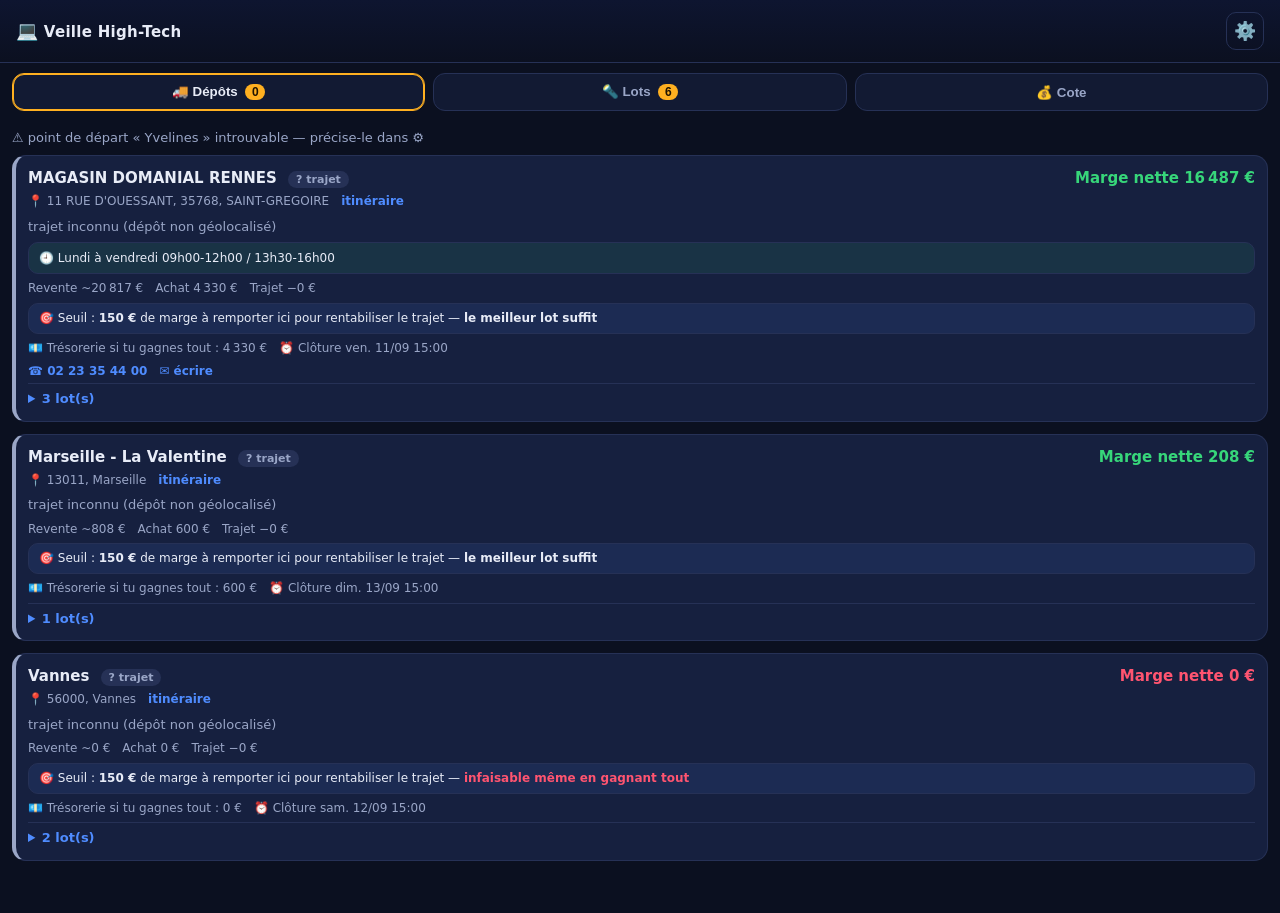
<file: portal/index.html>
<!doctype html>
<html lang="fr">
<head>
  <meta charset="utf-8" />
  <meta name="viewport" content="width=device-width, initial-scale=1, viewport-fit=cover" />
  <title>Veille High-Tech</title>
  <meta name="theme-color" content="#0b1020" />
  <link rel="manifest" href="manifest.webmanifest" />
  <link rel="apple-touch-icon" href="icons/icon.svg" />
  <meta name="apple-mobile-web-app-capable" content="yes" />
  <meta name="apple-mobile-web-app-status-bar-style" content="black-translucent" />
  <link rel="stylesheet" href="style.css" />
</head>
<body>
  <header class="topbar">
    <div class="brand"><span class="logo">💻</span> Veille High-Tech</div>
    <button id="btn-settings" class="icon-btn" title="Réglages">⚙️</button>
  </header>

  <nav class="tabs">
    <button class="tab active" data-tab="depots">🚚 Dépôts <span id="depots-count" class="badge">0</span></button>
    <button class="tab" data-tab="lots">🔦 Lots <span id="lots-count" class="badge">0</span></button>
    <button class="tab" data-tab="cote">💰 Cote</button>
  </nav>

  <main>
    <section id="tab-depots" class="tabpane active">
      <div id="depots-status" class="status">Calcul des trajets…</div>
      <div id="depots-list"></div>
      <p id="depots-empty" class="empty" hidden>
        Aucun lot à regrouper. Lance ta collecte puis dépose le résultat dans
        <code>data/lots.json</code>.
      </p>
    </section>

    <section id="tab-lots" class="tabpane">
      <div class="controls">
        <input id="lots-search" type="search" placeholder="Filtrer (iphone, macbook, ps5…)" />
        <label class="chk"><input type="checkbox" id="only-deals" /> Bonnes affaires</label>
        <label class="chk"><input type="checkbox" id="hide-pro" /> Masquer pros</label>
      </div>
      <div id="lots-status" class="status"></div>
      <div id="lots-grid" class="grid"></div>
      <p id="lots-empty" class="empty" hidden>
        Aucun lot dans <code>data/lots.json</code>. Lance ta collecte
        (<code>python3 -m scraper --categories 47,48,49,51,52</code>) et dépose le
        résultat ici, ou laisse la routine quotidienne le faire.
      </p>
    </section>

    <section id="tab-cote" class="tabpane">
      <div class="controls">
        <input id="cote-search" type="search" placeholder="Chercher un type (iphone, tv, console…)" />
      </div>
      <p class="muted" id="cote-meta"></p>
      <div id="cote-grid" class="grid"></div>
    </section>
  </main>

  <dialog id="settings">
    <form method="dialog" class="settings-form">
      <h3>Réglages</h3>
      <label>📍 Mon point de départ (commune ou code postal)
        <input id="set-home" type="text" placeholder="ex. Maule 78580" />
      </label>
      <label>Marge de revente visée : <b id="margin-val"></b>%
        <input id="set-margin" type="range" min="0" max="80" step="5" />
      </label>
      <label>Marge nette mini pour se déplacer (€) : <b id="minnet-val"></b>
        <input id="set-minnet" type="range" min="0" max="1000" step="25" />
      </label>
      <label>Bascule voiture → train au-delà de : <b id="drive-val"></b> h de route
        <input id="set-drive" type="range" min="1" max="6" step="0.5" />
      </label>
      <div class="two">
        <label>Péage (€/km)
          <input id="set-toll" type="text" inputmode="decimal" placeholder="0.07" />
        </label>
        <label>Carburant (€/km)
          <input id="set-fuel" type="text" inputmode="decimal" placeholder="0.12" />
        </label>
      </div>
      <label>Topic ntfy (pour les notifs push, optionnel)
        <input id="set-topic" type="text" placeholder="hightech-xxxx" />
      </label>
      <p class="muted small">Le trajet est estimé (distance × sinuosité). Le verdict d'un dépôt =
        revente − achat − 1 trajet (A/R) − coût du temps ≥ marge nette mini.</p>
      <div class="row-end">
        <button id="set-save" class="btn primary" value="save">Enregistrer</button>
        <button value="cancel" class="btn">Fermer</button>
      </div>
    </form>
  </dialog>

  <script src="engine.js"></script>
  <script src="app.js"></script>
  <script>
    if ('serviceWorker' in navigator) navigator.serviceWorker.register('sw.js').catch(() => {});
  </script>
</body>
</html>
</file>
<file: portal/style.css>
:root {
  --bg: #0b1020; --bg2: #121a33; --card: #16203f; --line: #263156;
  --txt: #e8ecf7; --muted: #9aa6c7; --accent: #ffb020; --accent2: #4f8cff;
  --good: #37d67a; --bad: #ff5470; --pro: #b06cff;
}
* { box-sizing: border-box; }
html, body { margin: 0; background: var(--bg); color: var(--txt);
  font: 15px/1.4 system-ui, -apple-system, Segoe UI, Roboto, sans-serif; }
body { padding-bottom: env(safe-area-inset-bottom); }

.topbar { position: sticky; top: 0; z-index: 5; display: flex; align-items: center;
  justify-content: space-between; padding: 12px 16px; background: linear-gradient(180deg,#0e1530,#0b1020);
  border-bottom: 1px solid var(--line); padding-top: calc(12px + env(safe-area-inset-top)); }
.brand { font-weight: 700; letter-spacing: .3px; } .logo { font-size: 18px; }
.icon-btn { background: none; border: 1px solid var(--line); color: var(--txt); border-radius: 10px;
  width: 38px; height: 38px; font-size: 18px; }

.tabs { display: flex; gap: 8px; padding: 10px 12px; position: sticky; top: 61px; background: var(--bg); z-index: 4; }
.tab { flex: 1; padding: 10px; background: var(--bg2); border: 1px solid var(--line); color: var(--muted);
  border-radius: 12px; font-weight: 600; }
.tab.active { color: var(--txt); border-color: var(--accent); box-shadow: 0 0 0 1px var(--accent) inset; }
.badge { display: inline-block; min-width: 20px; padding: 1px 6px; margin-left: 4px; background: var(--accent);
  color: #201400; border-radius: 999px; font-size: 12px; font-weight: 700; }

main { padding: 8px 12px 40px; }
.tabpane { display: none; } .tabpane.active { display: block; }

.controls { display: flex; flex-wrap: wrap; gap: 8px; align-items: center; margin: 6px 0 12px; }
.controls input[type=search] { flex: 1 1 180px; padding: 10px 12px; background: var(--card);
  border: 1px solid var(--line); color: var(--txt); border-radius: 10px; }
.chk { color: var(--muted); font-size: 13px; display: flex; gap: 6px; align-items: center; }
.btn { padding: 9px 12px; background: var(--bg2); border: 1px solid var(--line); color: var(--txt);
  border-radius: 10px; font-weight: 600; cursor: pointer; }
.btn.primary { background: var(--accent); color: #201400; border-color: var(--accent); }
.status { color: var(--muted); font-size: 13px; min-height: 18px; margin-bottom: 8px; }
.empty { color: var(--muted); background: var(--card); border: 1px dashed var(--line); padding: 16px; border-radius: 12px; }
.muted { color: var(--muted); } .small { font-size: 12px; }

.grid { display: grid; grid-template-columns: repeat(auto-fill, minmax(150px, 1fr)); gap: 12px; }

.lot { background: var(--card); border: 1px solid var(--line); border-radius: 14px; overflow: hidden;
  display: flex; flex-direction: column; }
.lot .ph { aspect-ratio: 4/3; background: #0a0f22 center/cover no-repeat; position: relative; }
.lot .ph .tag { position: absolute; top: 6px; left: 6px; font-size: 11px; padding: 2px 6px; border-radius: 8px;
  background: rgba(0,0,0,.6); }
.lot .ph .pro { position: absolute; top: 6px; right: 6px; background: var(--pro); color: #fff;
  font-size: 10px; padding: 2px 6px; border-radius: 8px; font-weight: 700; }
.lot .body { padding: 10px; display: flex; flex-direction: column; gap: 6px; flex: 1; }
.lot .name { font-size: 13px; font-weight: 600; line-height: 1.25; max-height: 2.5em; overflow: hidden; }
.lot .prices { display: flex; justify-content: space-between; font-size: 12px; color: var(--muted); }
.lot .maxbid { font-size: 12px; font-weight: 700; }
.maxbid.ok { color: var(--good); } .maxbid.warn { color: var(--bad); }
.lot .meta { font-size: 11px; color: var(--muted); display: flex; justify-content: space-between; }
.lot a.open { text-align: center; padding: 8px; background: var(--bg2); color: var(--accent2);
  text-decoration: none; font-weight: 700; font-size: 13px; border-top: 1px solid var(--line); }

.cote { background: var(--card); border: 1px solid var(--line); border-radius: 14px; padding: 12px; }
.cote h4 { margin: 0 0 8px; font-size: 15px; }
.cote .bar { height: 8px; border-radius: 6px; background: linear-gradient(90deg,#2b3a66,#4f8cff,#37d67a); margin: 8px 0; }
.cote .stats { display: grid; grid-template-columns: repeat(2,1fr); gap: 4px 10px; font-size: 12px; }
.cote .stats b { color: var(--txt); } .cote .stats span { color: var(--muted); }
.cote .n { color: var(--muted); font-size: 11px; }

/* --- Vue Dépôts --- */
.depot { background: var(--card); border: 1px solid var(--line); border-radius: 14px; padding: 12px;
  margin-bottom: 12px; border-left: 4px solid var(--line); }
.depot.go { border-left-color: var(--good); }
.depot.no { border-left-color: var(--bad); }
.depot.unknown { border-left-color: var(--muted); }
.dhead { display: flex; justify-content: space-between; align-items: flex-start; gap: 8px; }
.dtitle { font-weight: 700; font-size: 15px; }
.vb { font-size: 11px; font-weight: 800; padding: 2px 8px; border-radius: 999px; margin-left: 6px; white-space: nowrap; }
.vb.go { background: var(--good); color: #04220f; }
.vb.no { background: var(--bad); color: #2a0410; }
.vb.unk { background: var(--line); color: var(--muted); }
.net { font-weight: 800; font-size: 15px; white-space: nowrap; }
.net.good { color: var(--good); } .net.bad { color: var(--bad); }
.trip { font-size: 13px; margin: 8px 0 6px; }
.warnbox { font-size: 12px; background: rgba(255,84,112,.12); border: 1px solid var(--bad);
  color: #ffd7de; border-radius: 10px; padding: 6px 10px; margin: 6px 0; }
.money { display: flex; gap: 12px; flex-wrap: wrap; font-size: 12px; color: var(--muted); margin-bottom: 6px; }
.depot details { border-top: 1px solid var(--line); padding-top: 6px; }
.depot summary { cursor: pointer; color: var(--accent2); font-size: 13px; font-weight: 600; }
.drow { padding: 8px 0; border-bottom: 1px dashed var(--line); }
.drow.skip { opacity: .5; }
.dname { font-size: 13px; font-weight: 600; } .dname .qty { color: var(--accent); }
.dmeta { display: flex; gap: 12px; flex-wrap: wrap; font-size: 12px; color: var(--muted); margin: 2px 0; }
.dlinks { display: flex; gap: 14px; font-size: 12px; }
.dlinks a { color: var(--accent2); text-decoration: none; font-weight: 600; }
.addr { font-size: 12px; color: var(--muted); margin: 4px 0; display: flex; gap: 12px; flex-wrap: wrap; }
.addr a { color: var(--accent2); text-decoration: none; font-weight: 600; }
.pickup { font-size: 12px; border-radius: 10px; padding: 6px 10px; margin: 6px 0; line-height: 1.5;
  background: rgba(55,214,122,.10); border: 1px solid var(--line); }
.pickup.warn { background: rgba(255,176,32,.12); border-color: var(--accent); }
.pickup.ko { background: rgba(255,84,112,.12); border-color: var(--bad); }
.risk { font-size: 12px; background: rgba(79,140,255,.10); border: 1px solid var(--line);
  border-radius: 10px; padding: 6px 10px; margin: 6px 0; color: var(--txt); }
.risk .ko { color: var(--bad); font-weight: 700; }
.solo { font-size: 10px; font-weight: 800; background: var(--good); color: #04220f;
  padding: 1px 6px; border-radius: 999px; margin-left: 4px; white-space: nowrap; }
.settings-form .two { display: flex; gap: 10px; } .settings-form .two label { flex: 1; }

dialog { background: var(--bg2); color: var(--txt); border: 1px solid var(--line); border-radius: 16px;
  width: min(440px, 92vw); padding: 0; }
dialog::backdrop { background: rgba(0,0,0,.6); }
.settings-form { padding: 18px; display: flex; flex-direction: column; gap: 12px; }
.settings-form h3 { margin: 0; }
.settings-form label { display: flex; flex-direction: column; gap: 6px; font-size: 13px; color: var(--muted); }
.settings-form input[type=text] { padding: 10px; background: var(--card); border: 1px solid var(--line);
  color: var(--txt); border-radius: 10px; }
.row-end { display: flex; gap: 8px; justify-content: flex-end; }
</file>
